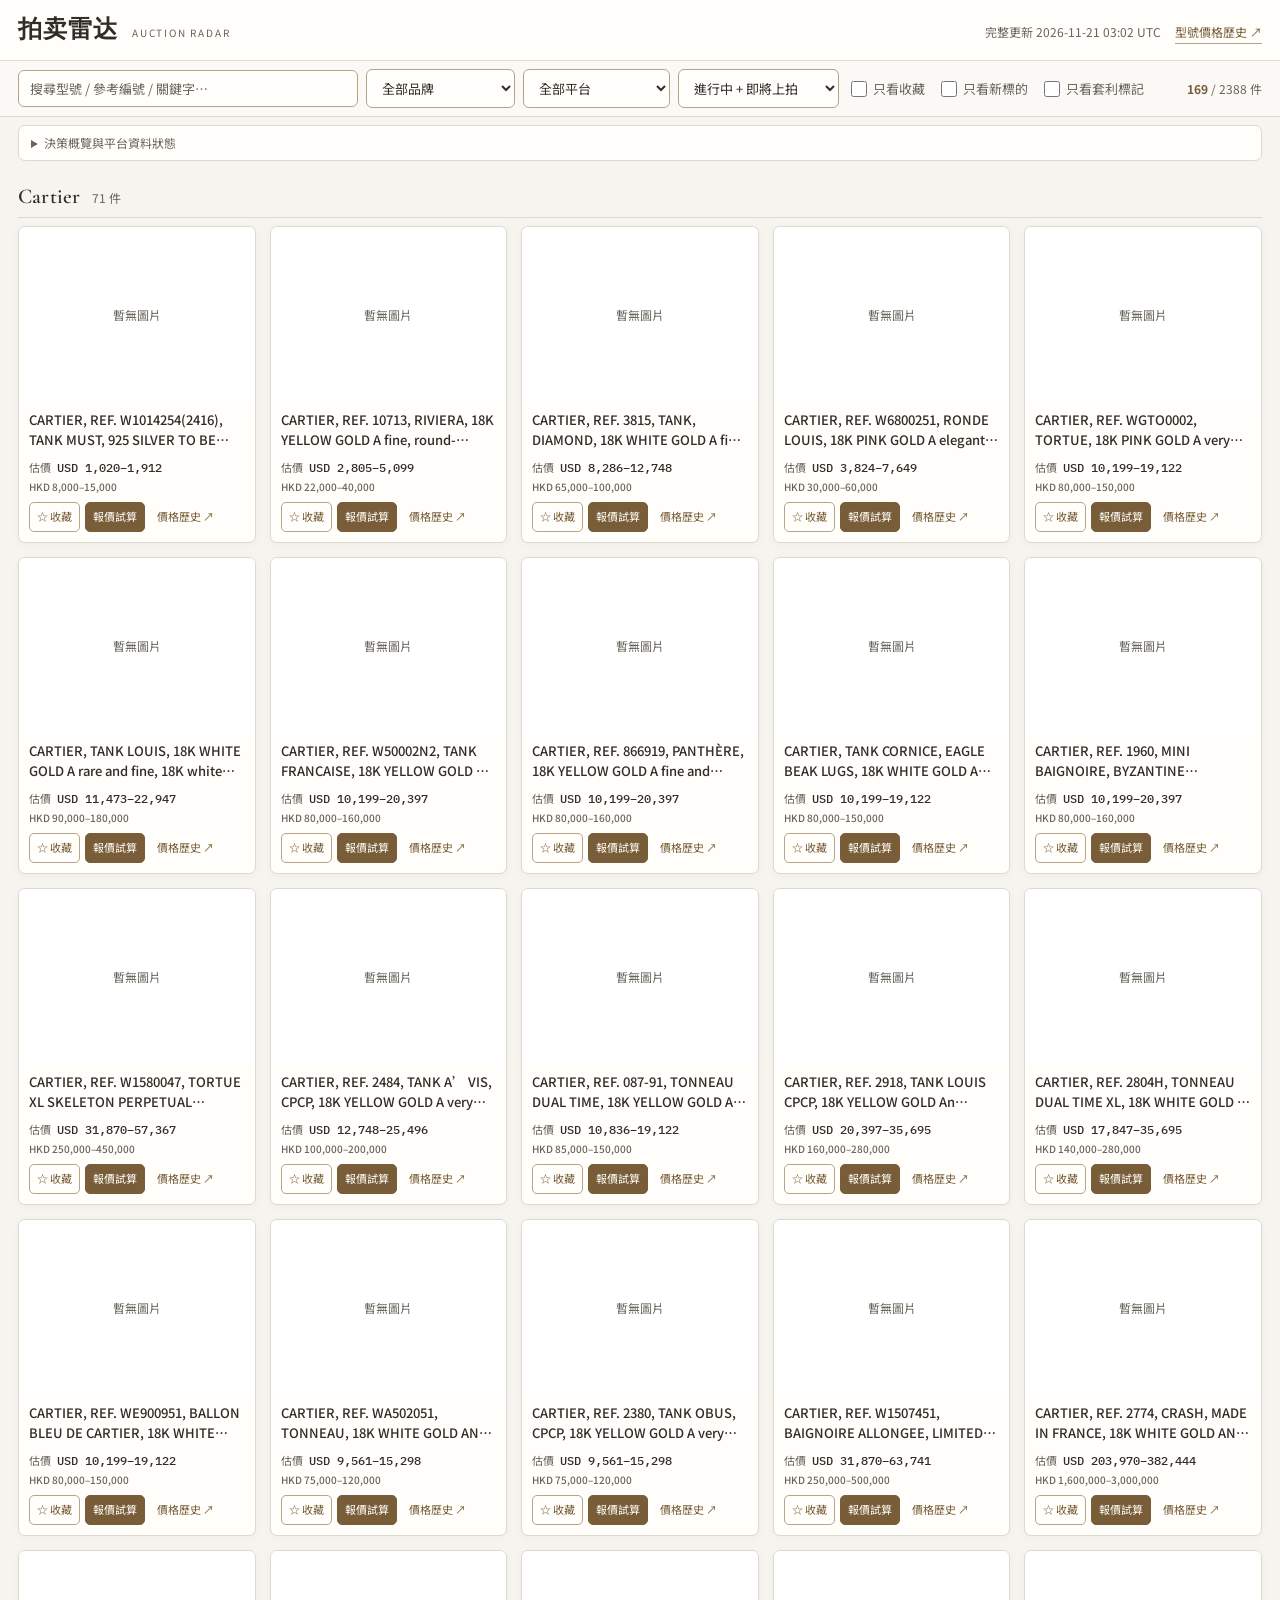
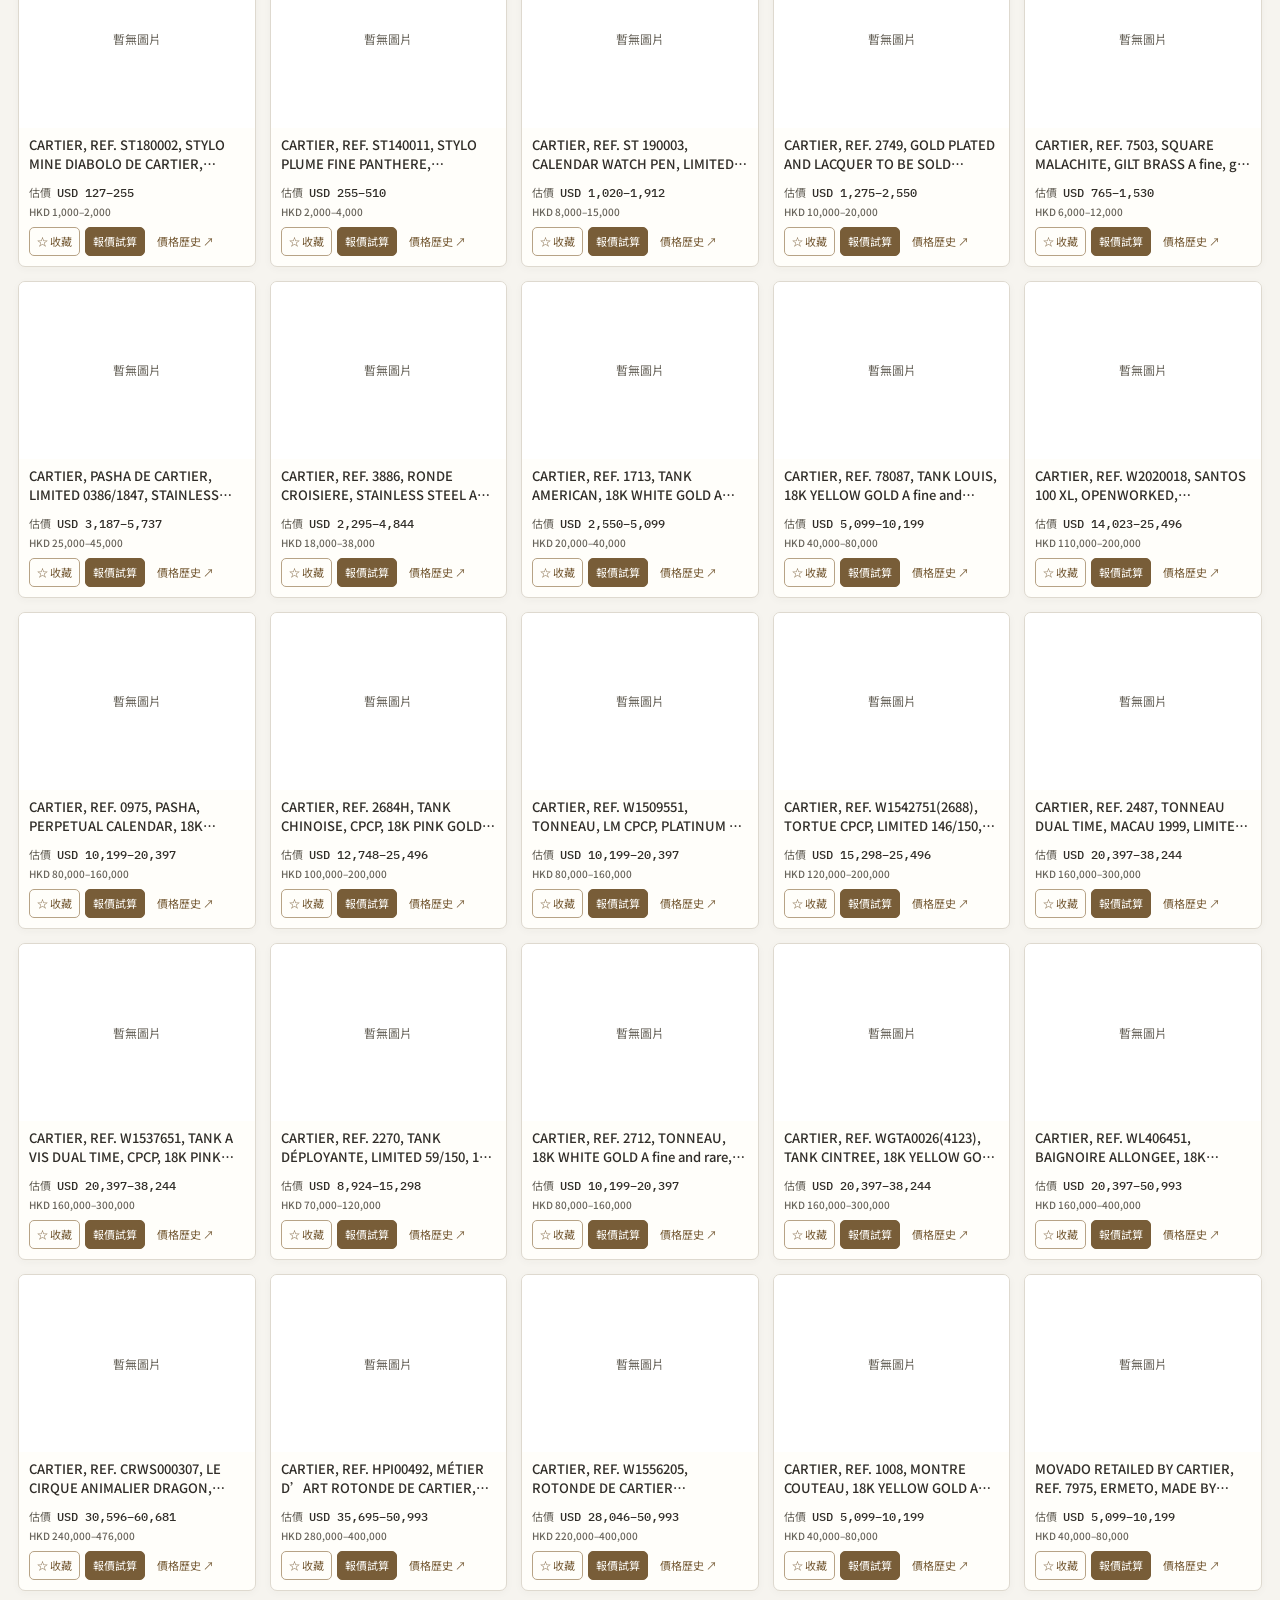
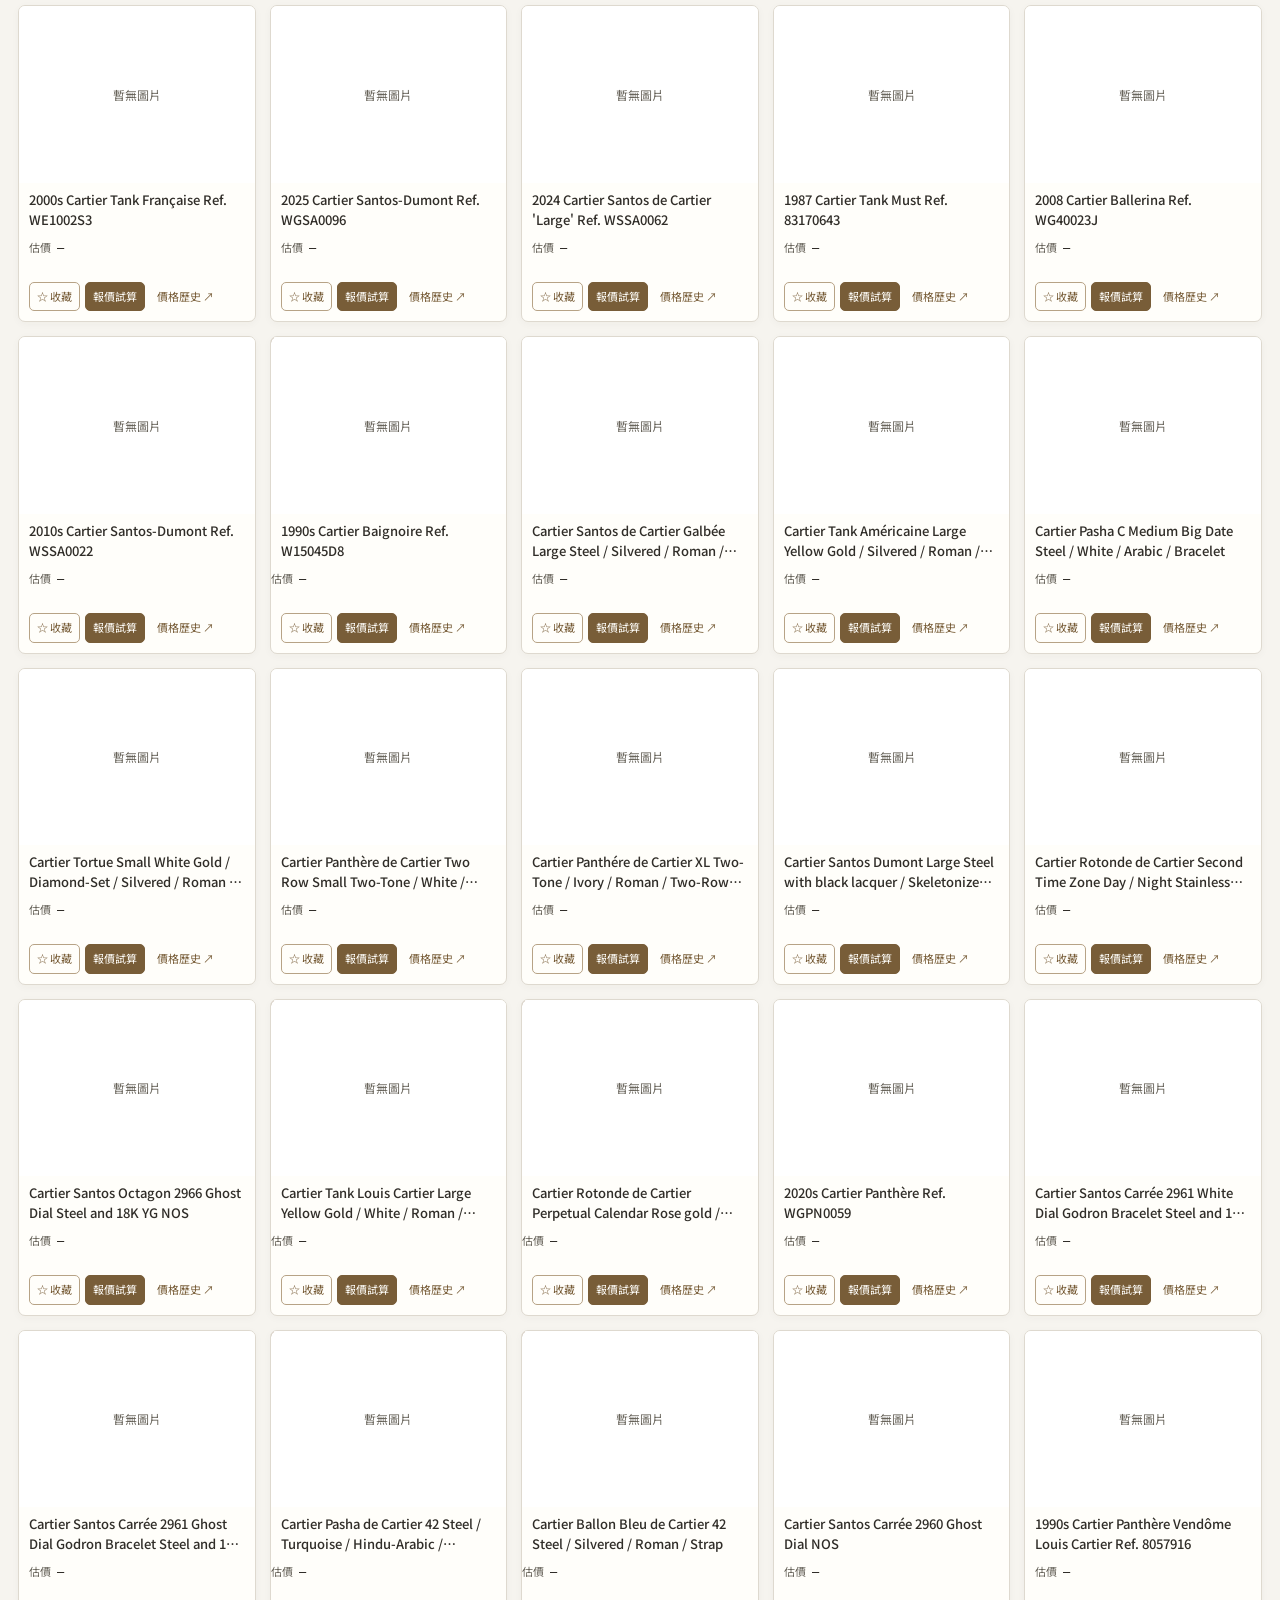
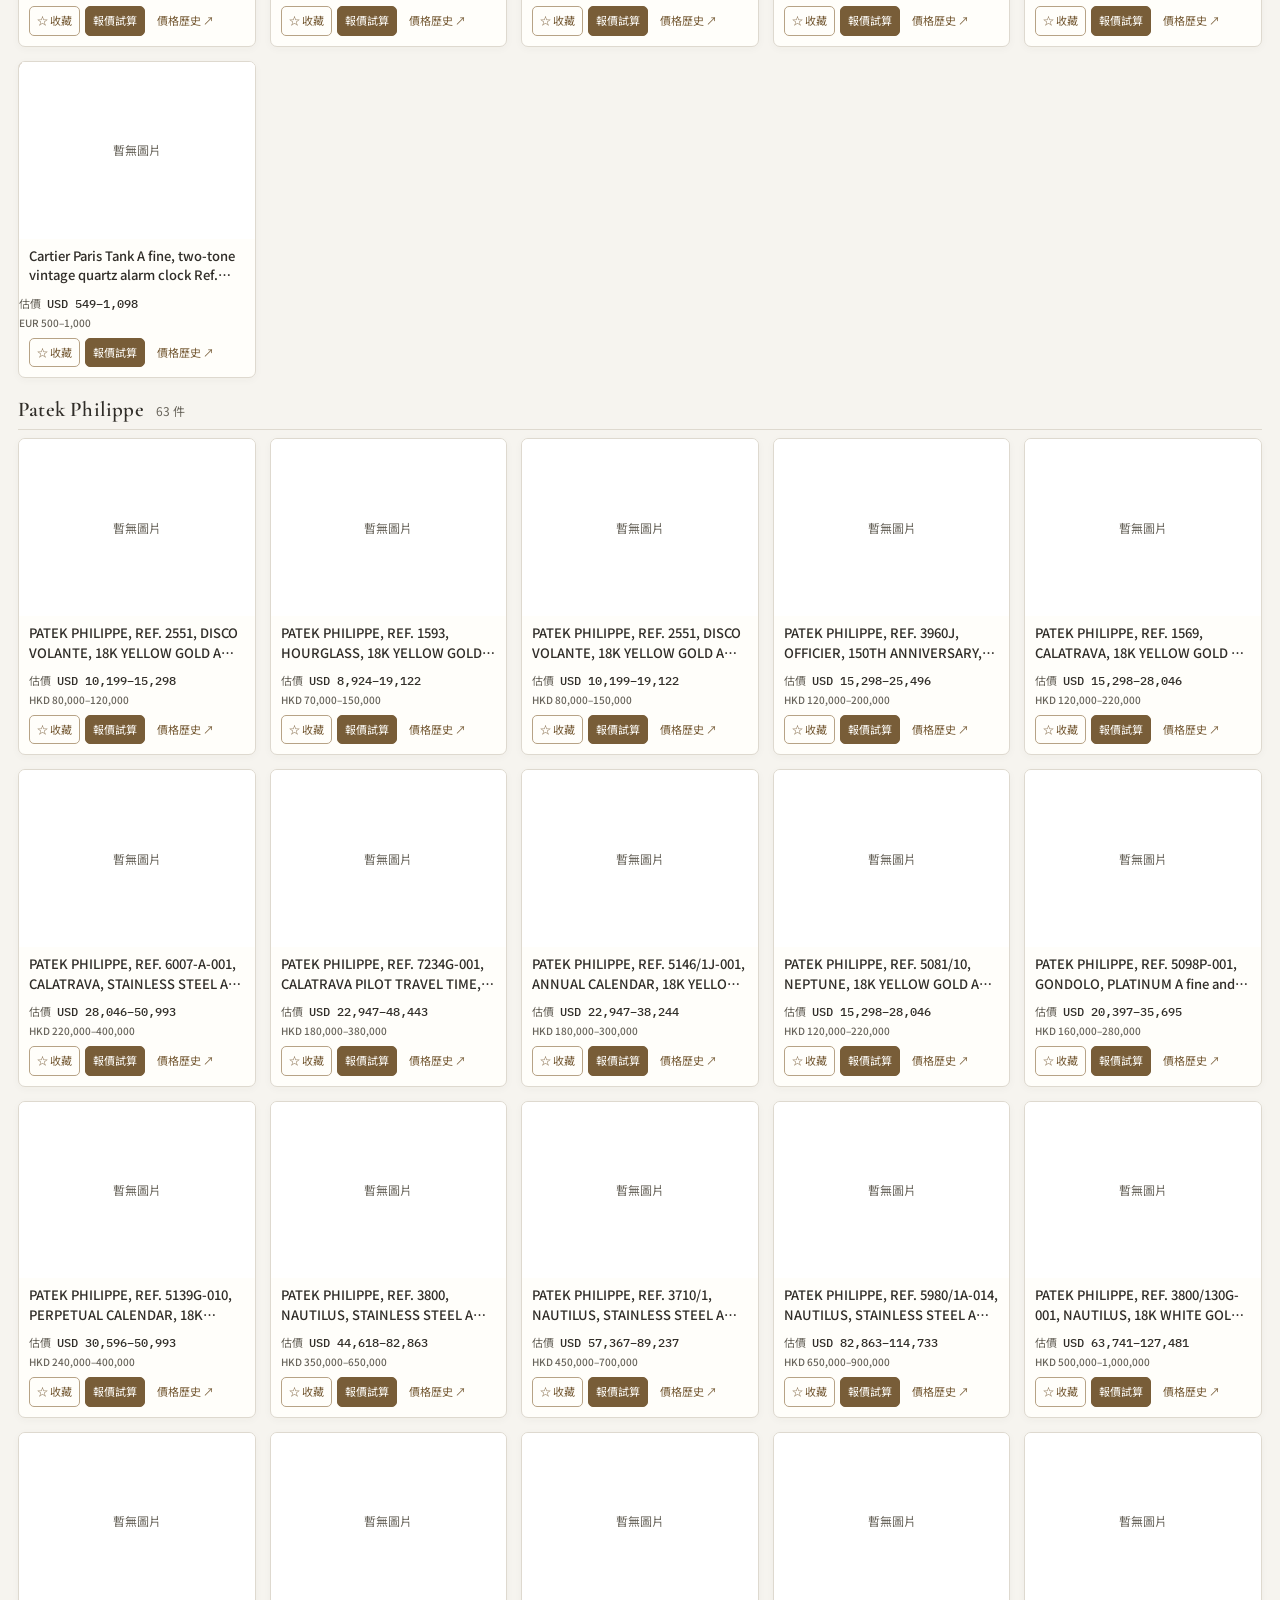
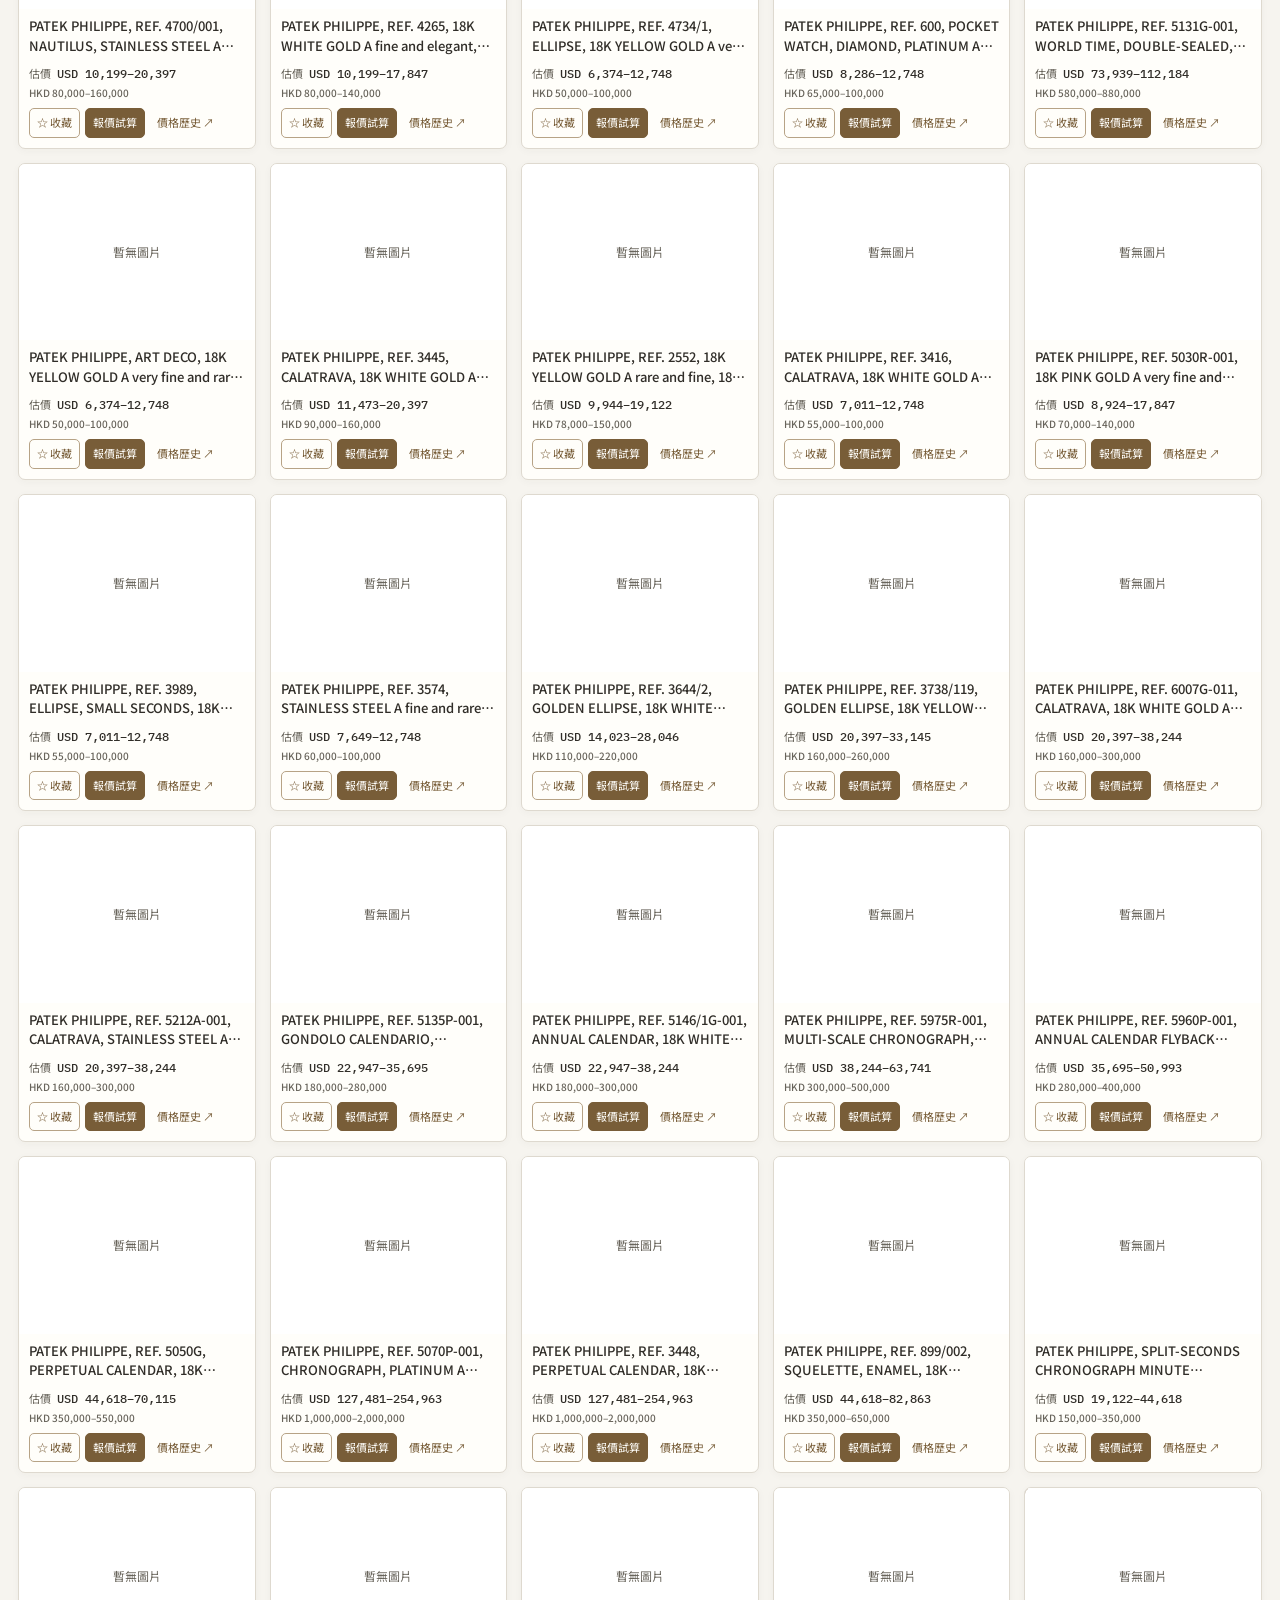
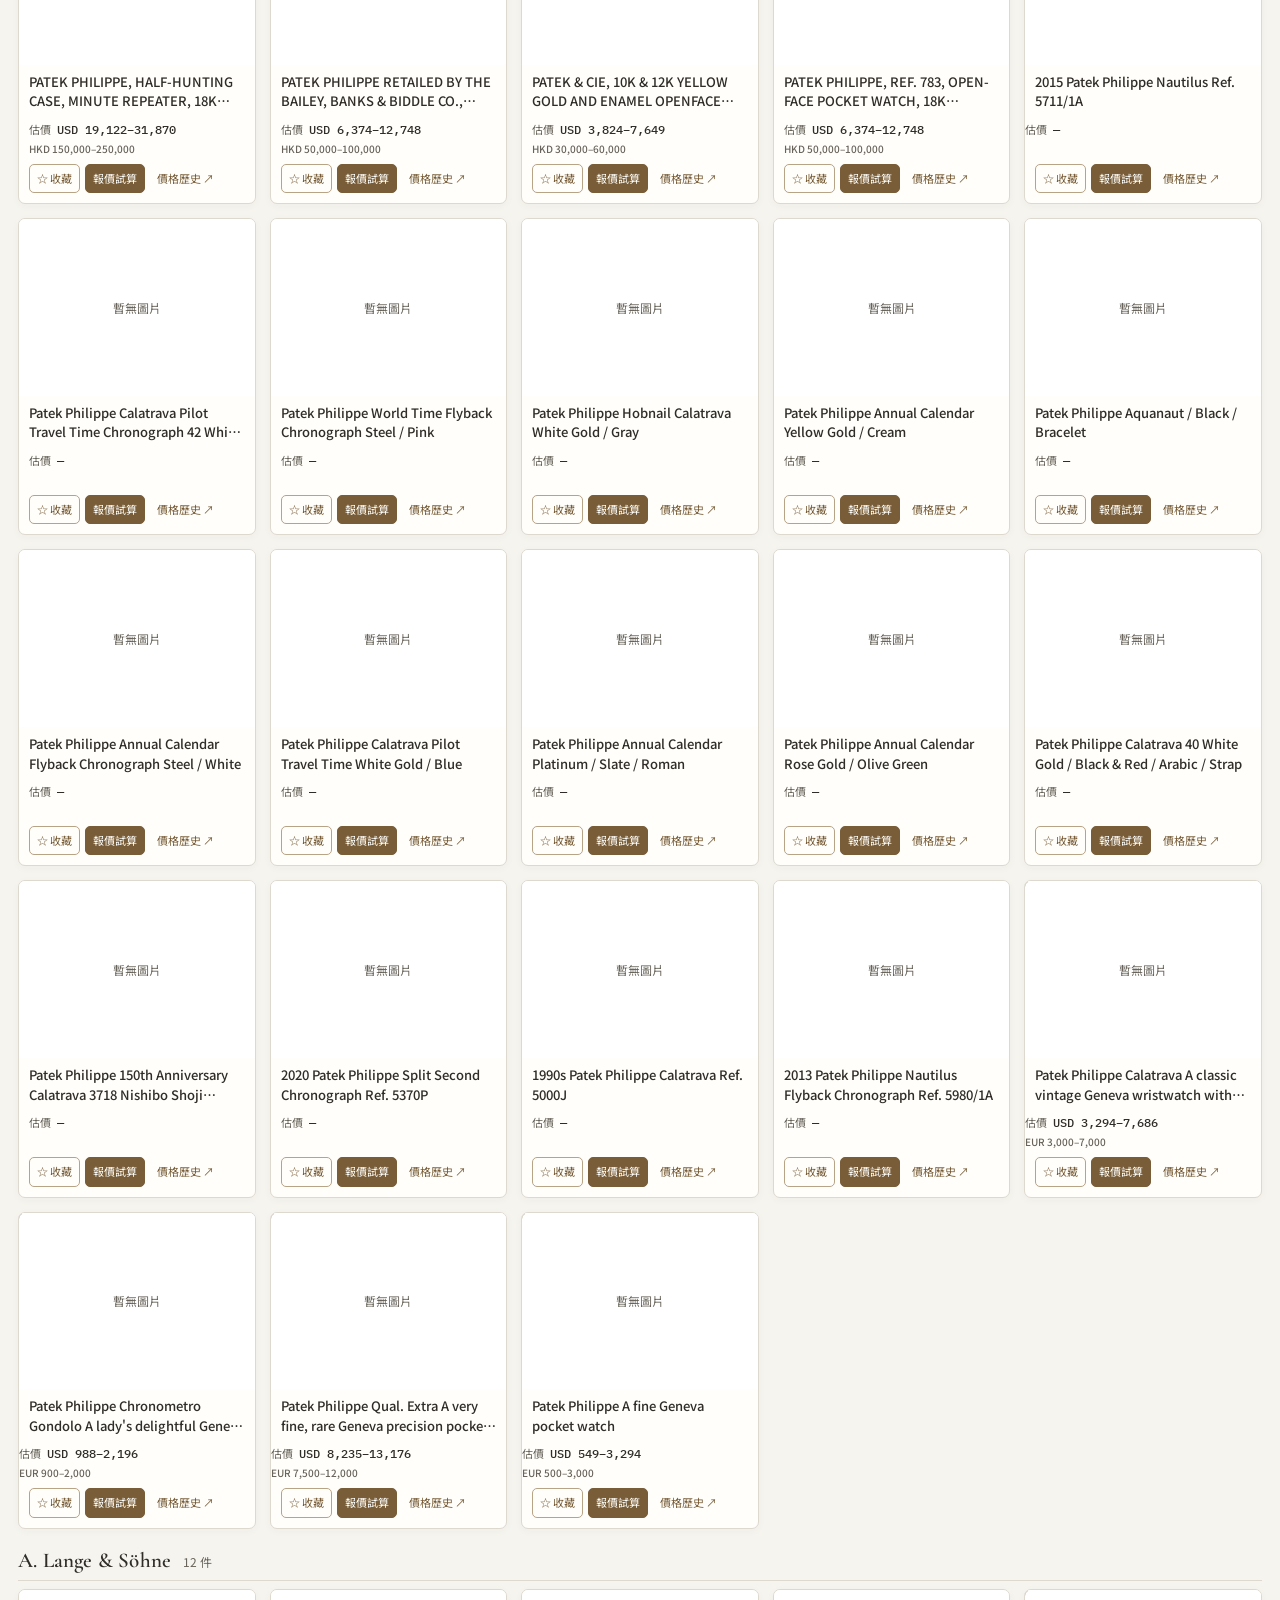
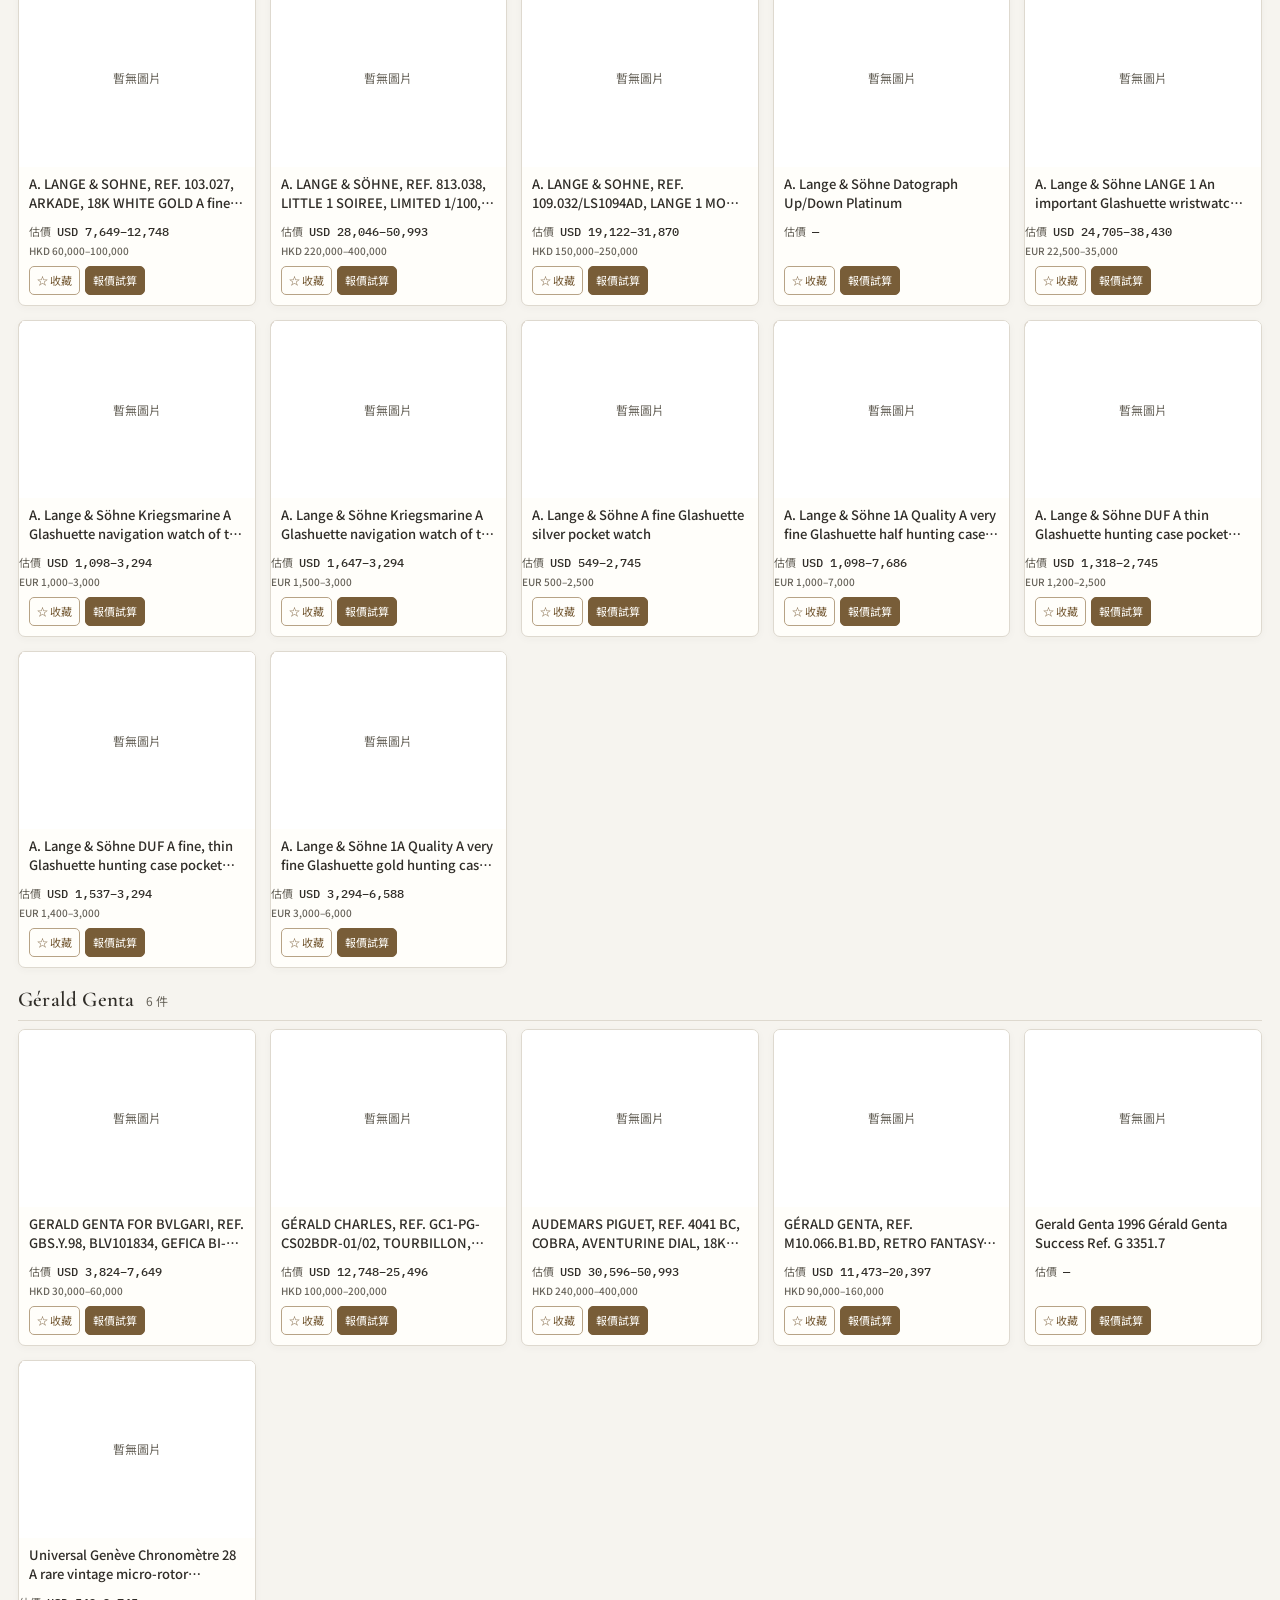
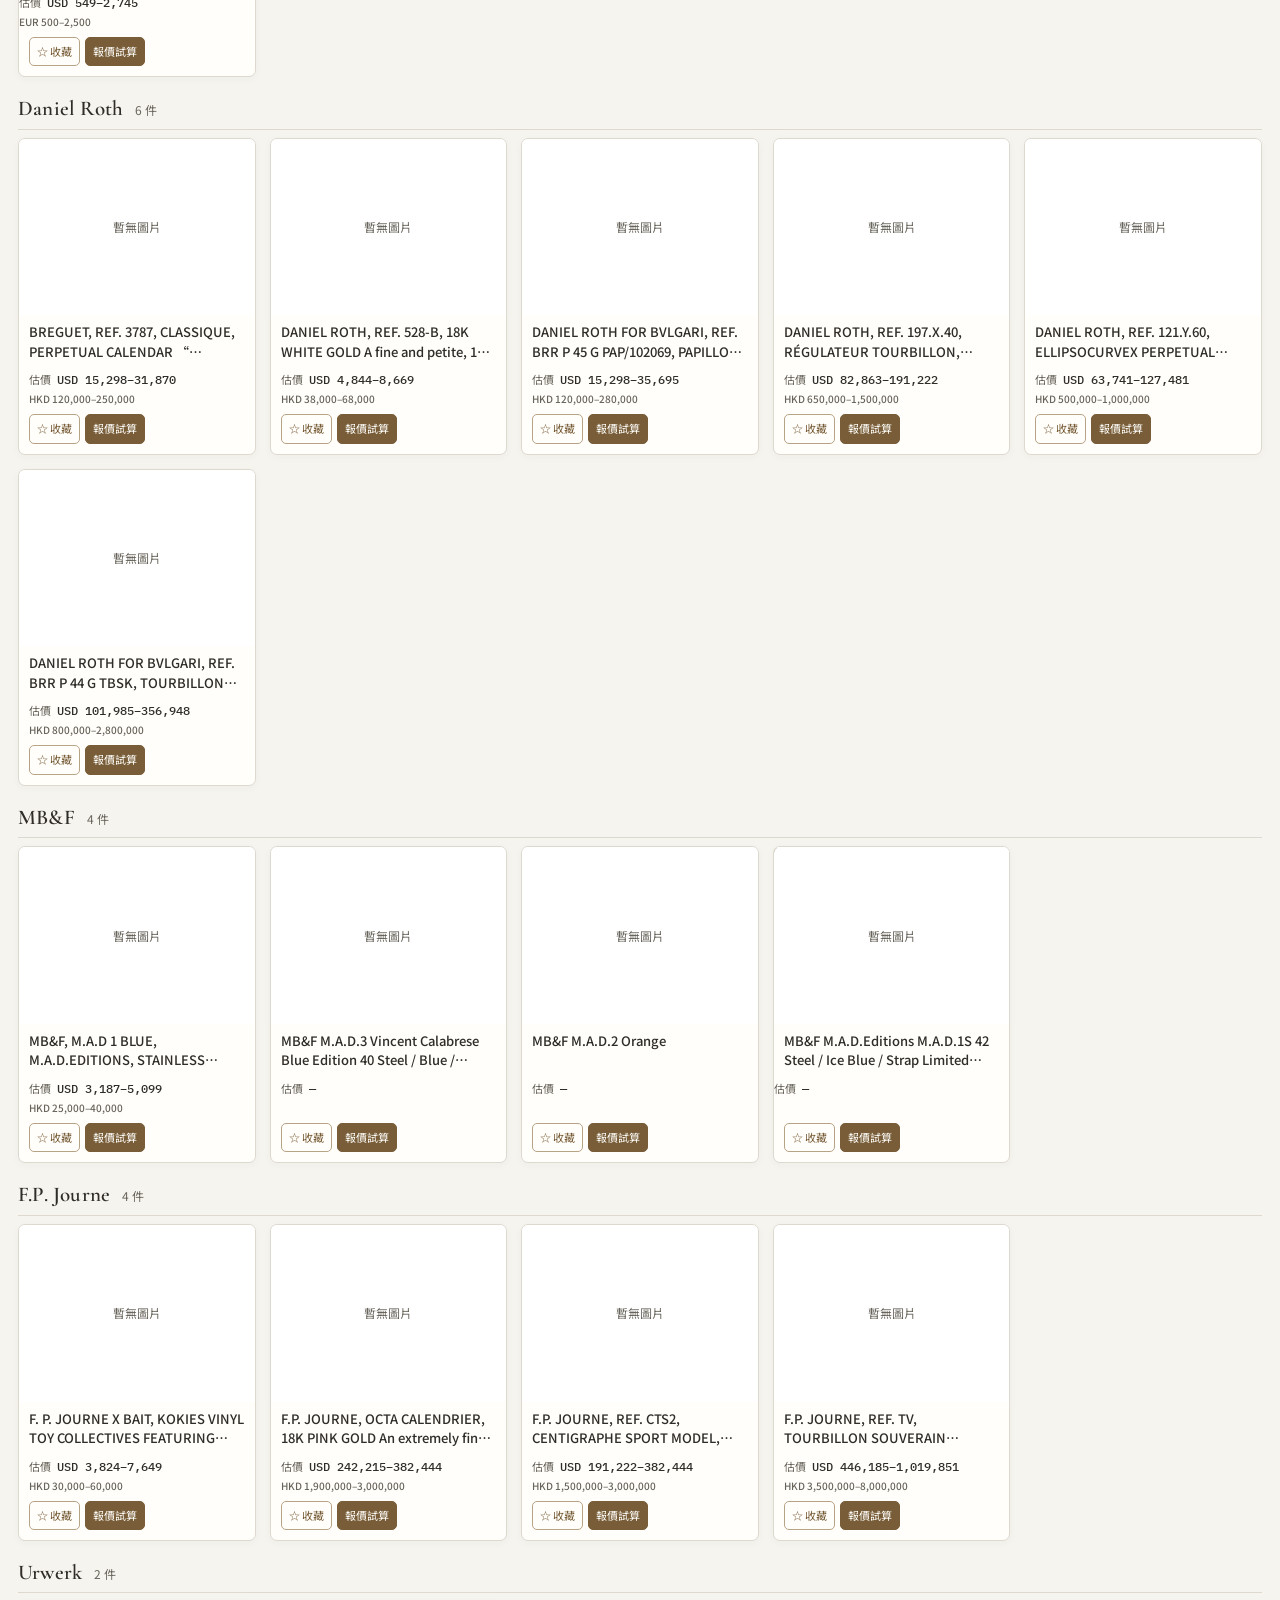
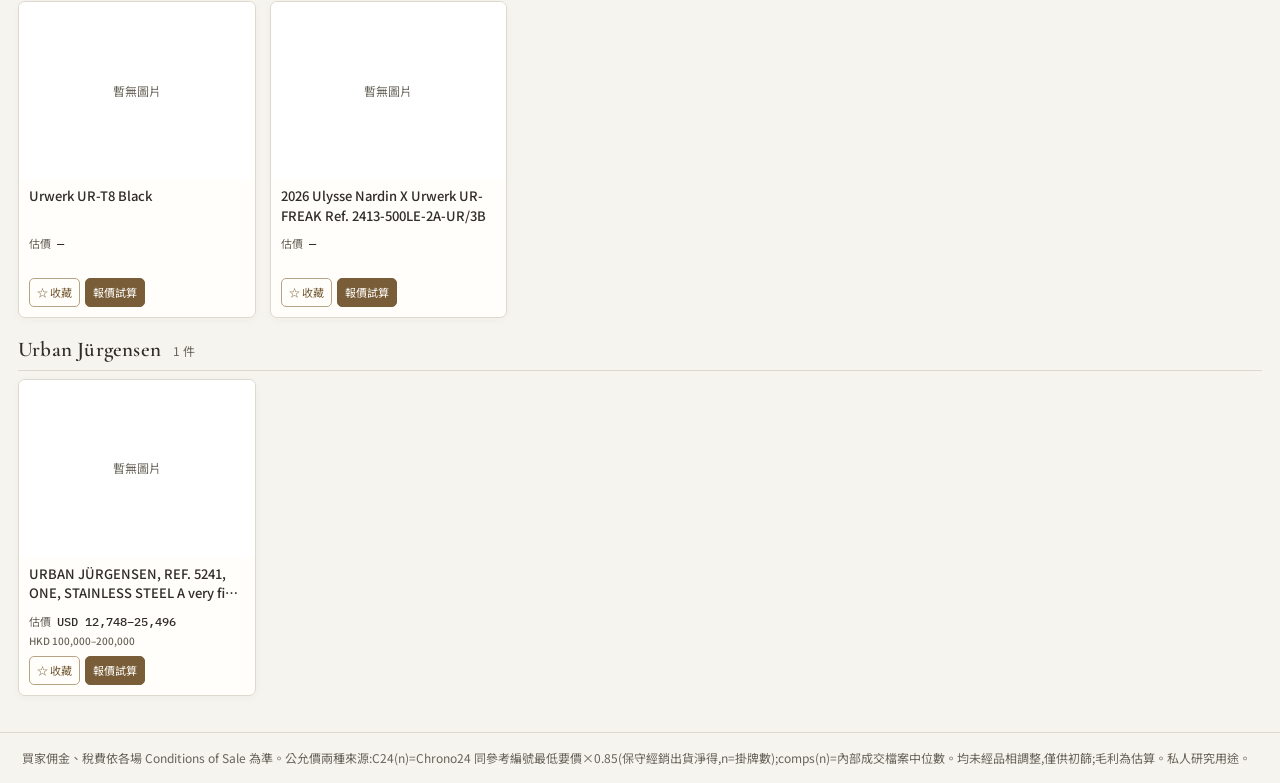
<file: docs/index.html>
<!DOCTYPE html>
<html lang="zh-Hant">
<head>
<meta charset="utf-8">
<meta name="viewport" content="width=device-width, initial-scale=1">
<title>拍卖雷达</title>
<link rel="preconnect" href="https://fonts.googleapis.com">
<link href="https://fonts.googleapis.com/css2?family=Cormorant+Garamond:wght@500;600&family=IBM+Plex+Mono:wght@400;500&family=Noto+Sans+TC:wght@400;500;700&display=swap" rel="stylesheet">
<link rel="stylesheet" href="theme.css">
<style>
*{box-sizing:border-box;margin:0;padding:0}
html{overflow-x:hidden}
body{background:var(--ink);color:var(--text);font-family:"Noto Sans TC",system-ui,sans-serif;font-size:14px;line-height:1.5;overflow-x:hidden}
.mono{font-family:"IBM Plex Mono",monospace;font-variant-numeric:tabular-nums}

header{padding:26px 22px 18px;border-bottom:1px solid var(--line)}
.masthead{display:flex;align-items:baseline;gap:14px;flex-wrap:wrap;max-width:1400px;margin:0 auto}
h1{font-family:"Cormorant Garamond",serif;font-size:30px;font-weight:600;letter-spacing:.5px;color:var(--gold)}
.masthead .en{color:var(--muted);font-size:12px;letter-spacing:2.5px;text-transform:uppercase}
.updated{margin-left:auto;color:var(--muted);font-size:12px}

.controls{position:sticky;top:0;z-index:10;background:var(--toolbar);backdrop-filter:blur(6px);border-bottom:1px solid var(--line);padding:12px 22px}
.controls-inner{max-width:1400px;margin:0 auto;display:flex;gap:10px;flex-wrap:wrap;align-items:center}
input[type=text],select{background:var(--panel2);color:var(--text);border:1px solid var(--line);padding:8px 11px;border-radius:8px;font-size:13px;font-family:inherit;max-width:100%}
input[type=text]{min-width:220px;flex:1;max-width:340px}
input[type=text]:focus,select:focus{outline:2px solid var(--gold-dim);outline-offset:0}
.toggle{display:flex;align-items:center;gap:6px;color:var(--muted);cursor:pointer;font-size:13px;user-select:none;padding:8px 4px}
.toggle input{accent-color:var(--gold);width:16px;height:16px}
.stats{margin-left:auto;color:var(--muted);font-size:12px}
.stats b{color:var(--gold)}

main{max-width:1400px;margin:0 auto;padding:10px 22px 70px}
.brand-head{display:flex;align-items:baseline;gap:12px;margin:30px 0 8px;border-bottom:1px solid var(--line);padding-bottom:6px}
.brand-head h2{font-family:"Cormorant Garamond",serif;font-size:24px;font-weight:600;color:var(--text)}
.brand-head .n{color:var(--muted);font-size:12px}

/* ---- data table (desktop: CSS table layout) ---- */
.tbl{display:table;width:100%;border-collapse:collapse}
.thead{display:table-header-group}
.trow{display:table-row}
.lot{display:table-row}
.cell{display:table-cell;padding:9px 10px;border-bottom:1px solid #1b222c;vertical-align:top}
.thead .cell{color:var(--muted);font-weight:500;font-size:11px;letter-spacing:1px;text-transform:uppercase;text-align:left;padding:8px 10px;border-bottom:1px solid var(--line);white-space:nowrap}
.lot:hover .cell{background:var(--panel)}
.lot.newlot .cell{background:rgba(201,169,97,.07)}
.lot.newlot .cell.c-img{box-shadow:inset 3px 0 0 var(--gold)}
.cell.c-img{width:116px}
.cell.c-status{width:110px}
.cell.c-date{width:100px}
.cell.num,.thead .cell.num{text-align:right}
.cell .lbl{display:none}
.title-cell a{color:var(--text);text-decoration:none}
.title-cell a:hover{color:var(--gold)}
.sub{color:var(--muted);font-size:12px;margin-top:2px}
.chip{display:inline-block;font-size:11px;padding:1px 8px;border-radius:10px;border:1px solid var(--line);color:var(--muted);white-space:nowrap}
.chip.live{color:var(--green);border-color:#245239}
.chip.live::before{content:"";display:inline-block;width:6px;height:6px;border-radius:50%;background:var(--green);margin-right:5px;animation:pulse 1.6s infinite}
.chip.past{color:var(--muted)}
.chip.up{color:var(--blue);border-color:#2b4258}
.chip.review{color:var(--red);border-color:#5a2e2e}
@keyframes pulse{0%,100%{opacity:1}50%{opacity:.35}}
.thumb{width:104px;height:104px;object-fit:cover;border-radius:10px;border:1px solid var(--line);display:block;background:var(--panel2)}
.thumb-empty{width:104px;height:104px;border-radius:10px;border:1px dashed var(--line)}
.lot:hover .thumb{border-color:var(--gold-dim)}
#peek{position:fixed;z-index:99;pointer-events:none;display:none;background:var(--panel);border:1px solid var(--gold-dim);border-radius:12px;padding:6px;box-shadow:0 12px 40px rgba(0,0,0,.6)}
#peek img{display:block;max-width:420px;max-height:420px;border-radius:8px}
.sold{color:var(--gold)}
.margin-pos{color:var(--green);font-weight:600}
.val-sub{display:block;font-size:10px;color:var(--muted);margin-top:1px;font-family:"Noto Sans TC",system-ui,sans-serif}
.empty{padding:60px 0;text-align:center;color:var(--muted)}
footer{border-top:1px solid var(--line);color:var(--muted);font-size:12px;padding:16px 22px;max-width:1400px;margin:0 auto}

/* ---- mobile: card layout, zero horizontal scroll ---- */
@media (max-width:760px){
  body{font-size:13px}
  header{padding:18px 16px 12px}
  .masthead{gap:8px}
  h1{font-size:23px}
  .masthead .en{font-size:10px;letter-spacing:1.5px}
  .updated{margin-left:0;width:100%;font-size:11px}

  .controls{padding:10px 14px}
  .controls-inner{gap:8px}
  input[type=text]{flex:1 1 100%;min-width:0;max-width:none;padding:10px 12px;font-size:16px} /* 16px 防止 iOS 聚焦自動縮放 */
  select{flex:1 1 0;min-width:0;padding:9px 8px;font-size:13px}
  .toggle{padding:6px 4px 6px 0}
  .stats{width:100%;margin-left:0;text-align:right}

  main{padding:8px 14px 60px}
  .brand-head{margin:22px 0 10px}
  .brand-head h2{font-size:20px}

  .thead{display:none}
  .tbl,.lot,.cell{display:block}
  .lot{
    display:grid;grid-template-columns:88px minmax(0,1fr);column-gap:12px;row-gap:4px;align-items:start;
    background:var(--panel);border:1px solid var(--line);border-radius:12px;padding:12px;margin-bottom:12px;
  }
  .lot.newlot{border-color:var(--gold-dim)}
  .lot.newlot .cell.c-img{box-shadow:none}
  .lot:hover .cell{background:transparent}
  .cell{padding:0;border:none}
  .cell.c-img{grid-column:1;grid-row:1/span 3;width:auto}
  .thumb,.thumb-empty{width:88px;height:88px}
  .cell.c-status{grid-column:2;display:flex;gap:6px;flex-wrap:wrap;width:auto}
  .cell.c-title{grid-column:2;min-width:0;overflow-wrap:anywhere}
  .cell.c-platform{grid-column:2;font-size:11px;color:var(--muted);overflow-wrap:anywhere}
  .cell.c-platform .sub{display:inline;font-size:11px;margin-top:0}
  .cell.c-platform .sub::before{content:" · "}
  .cell.c-date,.cell.c-est,.cell.c-price,.cell.c-fv,.cell.c-margin{
    grid-column:1/-1;display:flex;justify-content:space-between;align-items:baseline;gap:12px;
    padding:6px 0;border-top:1px solid #222b36;text-align:right;width:auto;
  }
  .cell.c-date{margin-top:6px}
  .lot.st-upcoming .cell.c-price{display:none}
  .cell .lbl{display:inline;color:var(--muted);font-size:11px;letter-spacing:.5px;text-align:left;white-space:nowrap}
  .cell .val{min-width:0;overflow-wrap:anywhere}
  .cell.c-date .val{white-space:nowrap}
  .cell.c-fv .sub{font-size:10px;margin-top:0}
  .m-lot{display:none}
  #peek{display:none !important}
  footer{padding:14px 16px;font-size:11px;line-height:1.6}
}
@media (prefers-reduced-motion: reduce){.chip.live::before{animation:none}}
.decision{max-width:1400px;margin:20px auto 0;padding:18px 22px;background:var(--panel);border:1px solid var(--line);border-radius:12px}
.decision p{margin-top:8px}.decision a{color:var(--gold)}#health{margin-top:12px;overflow-wrap:anywhere}summary{cursor:pointer}
button{background:var(--panel2);color:var(--gold);border:1px solid var(--gold-dim);border-radius:7px;padding:7px 10px;cursor:pointer;font:inherit}button:focus-visible{outline:2px solid var(--gold)}
.actions{display:flex;flex-wrap:wrap;gap:6px;margin-top:8px}.actions button{font-size:12px}
dialog{margin:auto;background:var(--panel);color:var(--text);border:1px solid var(--gold-dim);border-radius:14px;padding:22px;width:min(620px,94vw);max-height:90vh;overflow:auto}dialog::backdrop{background:#000b}dialog h2{margin:14px 0}#quoteFields{display:grid;grid-template-columns:repeat(2,minmax(0,1fr));gap:14px;margin:20px 0}#quoteFields label{display:grid;gap:6px;font-size:12px}#quoteFields input{width:100%;min-width:0;background:var(--ink);color:var(--text);padding:10px;border:1px solid var(--line);border-radius:6px;font-size:16px}#quoteResult{margin-top:18px;line-height:1.8}
@media(max-width:760px){.decision{margin:14px;padding:14px}.cell.c-date .val{white-space:normal}.controls{position:static}.controls select{flex:1 1 28%;min-width:90px}}
</style>
<link rel="stylesheet" href="cards.css">
</head>
<body>
<header>
  <div class="masthead">
    <h1>拍卖雷达</h1>
    <span class="en">Auction Radar</span>
    <span class="updated" id="updated"></span>
    <a href="history.html">型號價格歷史 ↗</a>
  </div>
</header>

<div class="controls">
  <div class="controls-inner">
    <input type="text" id="q" placeholder="搜尋型號 / 參考編號 / 關鍵字…" aria-label="搜尋">
    <select id="brand" aria-label="品牌"><option value="">全部品牌</option></select>
    <select id="platform" aria-label="平台"><option value="">全部平台</option></select>
    <select id="status" aria-label="狀態">
      <option value="active" selected>進行中 + 即將上拍</option>
      <option value="live">僅進行中(可出價)</option>
      <option value="past">已確認成交</option>
      <option value="unsold">流拍</option><option value="withdrawn">撤拍</option>
      <option value="ended">已結束／結果待確認</option>
      <option value="unknown">狀態未知</option><option value="stale">未更新／待核實</option>
      <option value="">全部</option>
    </select>
    <label class="toggle"><input type="checkbox" id="favoritesOnly">只看收藏</label>
    <label class="toggle"><input type="checkbox" id="newOnly">只看新標的</label>
    <label class="toggle"><input type="checkbox" id="flagOnly">只看套利標記</label>
    <span class="stats" id="stats"></span>
  </div>
</div>

<details class="decision"><summary>決策概覽與平台資料狀態</summary><div id="overview"></div><details id="health"></details><p id="privacyNotice" class="sub" role="status"></p></details>
<main id="main"></main>
<dialog id="quoteDialog" aria-labelledby="quoteTitle"><button id="quoteClose" type="button">關閉</button><h2 id="quoteTitle"></h2><p id="quoteContext" class="sub"></p><form id="quoteForm"><div id="quoteFields"></div><button type="submit">計算並儲存於本機</button></form><p id="quoteResult" role="status"></p></dialog>

<footer>
  買家佣金、稅費依各場 Conditions of Sale 為準。公允價兩種來源:C24(n)=Chrono24 同參考編號最低要價×0.85(保守經銷出貨淨得,n=掛牌數);comps(n)=內部成交檔案中位數。均未經品相調整,僅供初篩;毛利為估算。私人研究用途。
</footer>

<script src="decision.js"></script>
<script>
let LOTS=[], META=null;
const $=id=>document.getElementById(id);
const fmt=(n)=>n==null?'—':Number(n).toLocaleString('en-US',{maximumFractionDigits:0});

async function load(){
  try{
    const [lots,meta]=await Promise.all([
      fetch('lots.json?_='+Date.now()).then(r=>{if(!r.ok)throw new Error('HTTP '+r.status);return r.json()}),
      fetch('meta.json?_='+Date.now()).then(r=>r.json()).catch(()=>null)
    ]);
    if (!Array.isArray(lots)) throw new Error("Invalid lots");
    LOTS=lots; META=meta;
    if(meta&&meta.updated_at) $('updated').textContent='完整更新 '+meta.updated_at.slice(0,16).replace('T',' ')+' UTC' + (meta.partial_updated_at ? ' · 部分市場更新 '+meta.partial_updated_at.slice(0,16).replace('T',' ')+' UTC' : '');
    const bs=[...new Set(LOTS.map(l=>l.brand))].sort();
    const ps=[...new Set(LOTS.map(l=>l.platform))].sort();
    bs.forEach(b=>$('brand').add(new Option(b,b)));
    ps.forEach(p=>$('platform').add(new Option(p,p)));
    render();
  }catch(e){
    $('main').innerHTML='<div class="empty">無法載入 lots.json — 請先執行 build.py 產生資料。</div>';
  }
}

function imgUrl(l,w){
  const u=l.image_url||'';
  if(!u)return u;
  if(l.platform==='Phillips'){const b=u.split('?')[0];return b+'?fit=bounds&width='+w+'&optimize=medium';}
  return u; // Bezel/Loupe This originals are already large; Antiquorum only serves medium
}
function statusChip(l){
  if(l.data_stale) return '<span class="chip review">未更新／待核實</span>';
  const labels={live:'進行中',upcoming:'即將上拍',past:'已成交',unsold:'流拍',withdrawn:'撤拍',ended:'已結束／結果待確認',unknown:'狀態未知'};
  const cls=l.status==='live'?'live':l.status==='upcoming'?'up':'past';
  return `<span class="chip ${cls}">${labels[l.status]||'狀態未知'}</span>`;
}

function render(){
  renderOverview(META);
  const q=$('q').value.trim().toLowerCase();
  const rows=LOTS.filter(l=>{
    if($('brand').value&&l.brand!==$('brand').value)return false;
    if($('platform').value&&l.platform!==$('platform').value)return false;
    const st=$('status').value;
    if(st==='active'&&!isActive(l))return false;
    if(st==='stale'&&!l.data_stale)return false;
    if(st && !['active','stale'].includes(st) && (l.status!==st || l.data_stale))return false;
    if($('favoritesOnly').checked&&!privateState.favorites.includes(l.lot_id))return false;
    if($('newOnly').checked&&!l.is_new)return false;
    if($('flagOnly').checked&&(!l.arb_flag||!actionable(l)))return false;
    if(q&&!((l.title_raw||'')+' '+(l.auction_name||'')).toLowerCase().includes(q))return false;
    return true;
  });
  $('stats').innerHTML=`<b>${rows.length}</b> / ${LOTS.length} 件`;

  // group by brand, whitelist-priority order
  const groups={};
  rows.forEach(l=>{(groups[l.brand]=groups[l.brand]||[]).push(l)});
  const order=Object.keys(groups).sort((a,b)=>groups[b].length-groups[a].length);

  let html='';
  for(const b of order){
    const g=groups[b].sort((x,y)=>Number(!isActive(x))-Number(!isActive(y))||(x.auction_date||'').localeCompare(y.auction_date||''));
    html+=`<div class="brand-head"><h2>${esc(b)}</h2><span class="n">${g.length} 件</span></div>
    <div class="tbl"><div class="thead"><div class="trow">
      <div class="cell c-img">圖</div>
      <div class="cell c-status">狀態</div><div class="cell c-title">拍品</div><div class="cell c-platform">平台 / 場次</div>
      <div class="cell c-date">日期</div>
      <div class="cell c-est num">估價</div>
      <div class="cell c-price num">現價 / 成交</div><div class="cell c-fv num">公允 USD</div><div class="cell c-margin num">毛利%</div>
    </div></div>`;
    for(const l of g){
      let est='—',estSub='';
      if(l.estimate_low){
        const native=`${esc(l.estimate_currency)} ${fmt(l.estimate_low)}–${fmt(l.estimate_high)}`;
        if(l.estimate_currency&&l.estimate_currency!=='USD'&&l.estimate_low_usd!=null&&l.estimate_high_usd!=null){
          est=`USD ${fmt(l.estimate_low_usd)}–${fmt(l.estimate_high_usd)}`; // 每日 build 時以最新匯率換算
          estSub=native;
        }else est=native;
      }
      let px='—',cls='',pxSub='';
      if(l.current_bid!=null&&['live','upcoming'].includes(l.status)){
        const native=`${esc(l.estimate_currency||'幣種未提供')} ${fmt(l.current_bid)}`;
        if(l.estimate_currency&&l.estimate_currency!=='USD'&&l.current_bid_usd!=null){px=`USD ${fmt(l.current_bid_usd)}`;pxSub=native;}
        else px=native;
        cls='mono';
      }
      else if(l.sold_price!=null&&l.status==='past'){
        const native=`${esc(l.estimate_currency)} ${fmt(l.sold_price)}`;
        if(l.estimate_currency&&l.estimate_currency!=='USD'&&l.sold_usd!=null){px=`USD ${fmt(l.sold_usd)}`;pxSub=native;}
        else px=native;
        if(l.sold_price_basis==='hammer') pxSub=(pxSub?pxSub+' · ':'')+'落槌價（未含佣）';
        cls='mono sold';
      }
      const mr=actionable(l)&&l.arb_margin_pct!=null?`<span class="${l.arb_margin_pct>0?'margin-pos':''}">${l.arb_margin_pct}</span>`:'—';
      const fvSrc=l.fair_value_source?`<div class="sub">${esc(l.fair_value_source)}${l.c24_count?` · ${l.c24_count}掛牌`:''}</div>`:'';
      const fv=l.fair_value_usd!=null?`${fmt(l.fair_value_usd)}${fvSrc}`:'—';
      const pilot=l.scoring_enabled===false?' <span class="chip review">試接 · 不評分</span>':'';
      const rev=l.manual_review?' <span class="chip review">須人工核對</span>':'';
      const thumb=l.image_url
        ?`<a href="${safeUrl(l.source_url)}" target="_blank" rel="noopener"><img class="thumb" loading="lazy" src="${safeUrl(imgUrl(l,640))}" data-large="${safeUrl(imgUrl(l,800))}" alt="${esc(l.title_raw||'拍品圖片')}" onerror="this.parentElement.parentElement.innerHTML='<div class=&quot;thumb thumb-empty&quot;></div>'"></a>`
        :'<div class="thumb thumb-empty"></div>';
      html+=`<div class="lot st-${['live','past','upcoming','unsold','withdrawn','ended','unknown'].includes(l.status)?l.status:'unknown'}${l.is_new?' newlot':''}">
        <div class="cell c-img">${thumb}</div>
        <div class="cell c-status">${statusChip(l)}<div class="sub">${l.data_stale?'本次未取得，保留舊資料':isFresh(l)?'30 分鐘內核驗':'價格待刷新'}${l.data_stale?'<br>最後見於 '+esc(l.last_seen||'未知'):''}</div></div>
        <div class="cell c-title title-cell"><a href="${safeUrl(l.source_url)}" target="_blank" rel="noopener" title="${esc(l.title_raw||'')}">${esc(l.title_raw||'')}</a>${rev}${pilot}
          <div class="sub m-lot">Lot ${esc(l.lot_number||'—')}</div>
          <div class="actions"><button data-action="favorite" data-lot="${esc(l.lot_id)}" aria-pressed="${privateState.favorites.includes(l.lot_id)}">${privateState.favorites.includes(l.lot_id)?'★ 已收藏':'☆ 收藏'}</button><button data-action="quote" data-lot="${esc(l.lot_id)}">報價試算</button> ${historyLink(l)}</div></div>
        <div class="cell c-platform">${esc(l.platform)}${l.auction_name&&l.auction_name!==l.platform?`<div class="sub">${esc(l.auction_name)}</div>`:''}</div>
        <div class="cell c-date"><span class="lbl">日期</span><span class="val mono">${timing(l)}</span></div>
        <div class="cell c-est num"><span class="lbl">估價</span><span class="val mono">${est}${estSub?`<span class="val-sub">${estSub}</span>`:''}</span></div>
        <div class="cell c-price num"><span class="lbl">${l.status==='past'?(l.sold_price_basis==='hammer'?'落槌價':l.sold_price_basis==='all_in'?'含佣成交價':'成交價'):'現價'}</span><span class="val ${cls}">${px}${pxSub?`<span class="val-sub">${pxSub}</span>`:''}</span></div>
        <div class="cell c-fv num"><span class="lbl">公允 USD</span><span class="val mono">${fv}</span></div>
        <div class="cell c-margin num"><span class="lbl">毛利%</span><span class="val mono">${mr}</span></div>
      </div>`;
    }
    html+='</div>';
  }
  $('main').innerHTML=html||'<div class="empty">沒有符合條件的拍品。</div>';
}

['q','brand','platform','status','newOnly','flagOnly','favoritesOnly'].forEach(id=>$(id).addEventListener('input',render));
setupDecision();
load();

// hover zoom preview (desktop only)
if(matchMedia('(hover:hover) and (pointer:fine)').matches){
  const peek=document.createElement('div');peek.id='peek';peek.innerHTML='<img>';document.body.appendChild(peek);
  const peekImg=peek.querySelector('img');
  document.addEventListener('mouseover',e=>{
    const t=e.target.closest('.thumb');
    if(t&&t.dataset.large){peekImg.src=t.dataset.large;peek.style.display='block';}
  });
  document.addEventListener('mousemove',e=>{
    if(peek.style.display!=='block')return;
    const pad=18,w=peek.offsetWidth,hgt=peek.offsetHeight;
    let x=e.clientX+pad,y=e.clientY+pad;
    if(x+w>innerWidth)x=e.clientX-w-pad;
    if(y+hgt>innerHeight)y=Math.max(8,innerHeight-hgt-8);
    peek.style.left=x+'px';peek.style.top=y+'px';
  });
  document.addEventListener('mouseout',e=>{
    if(e.target.closest&&e.target.closest('.thumb'))peek.style.display='none';
  });
}
</script>
</body>
</html>
</file>
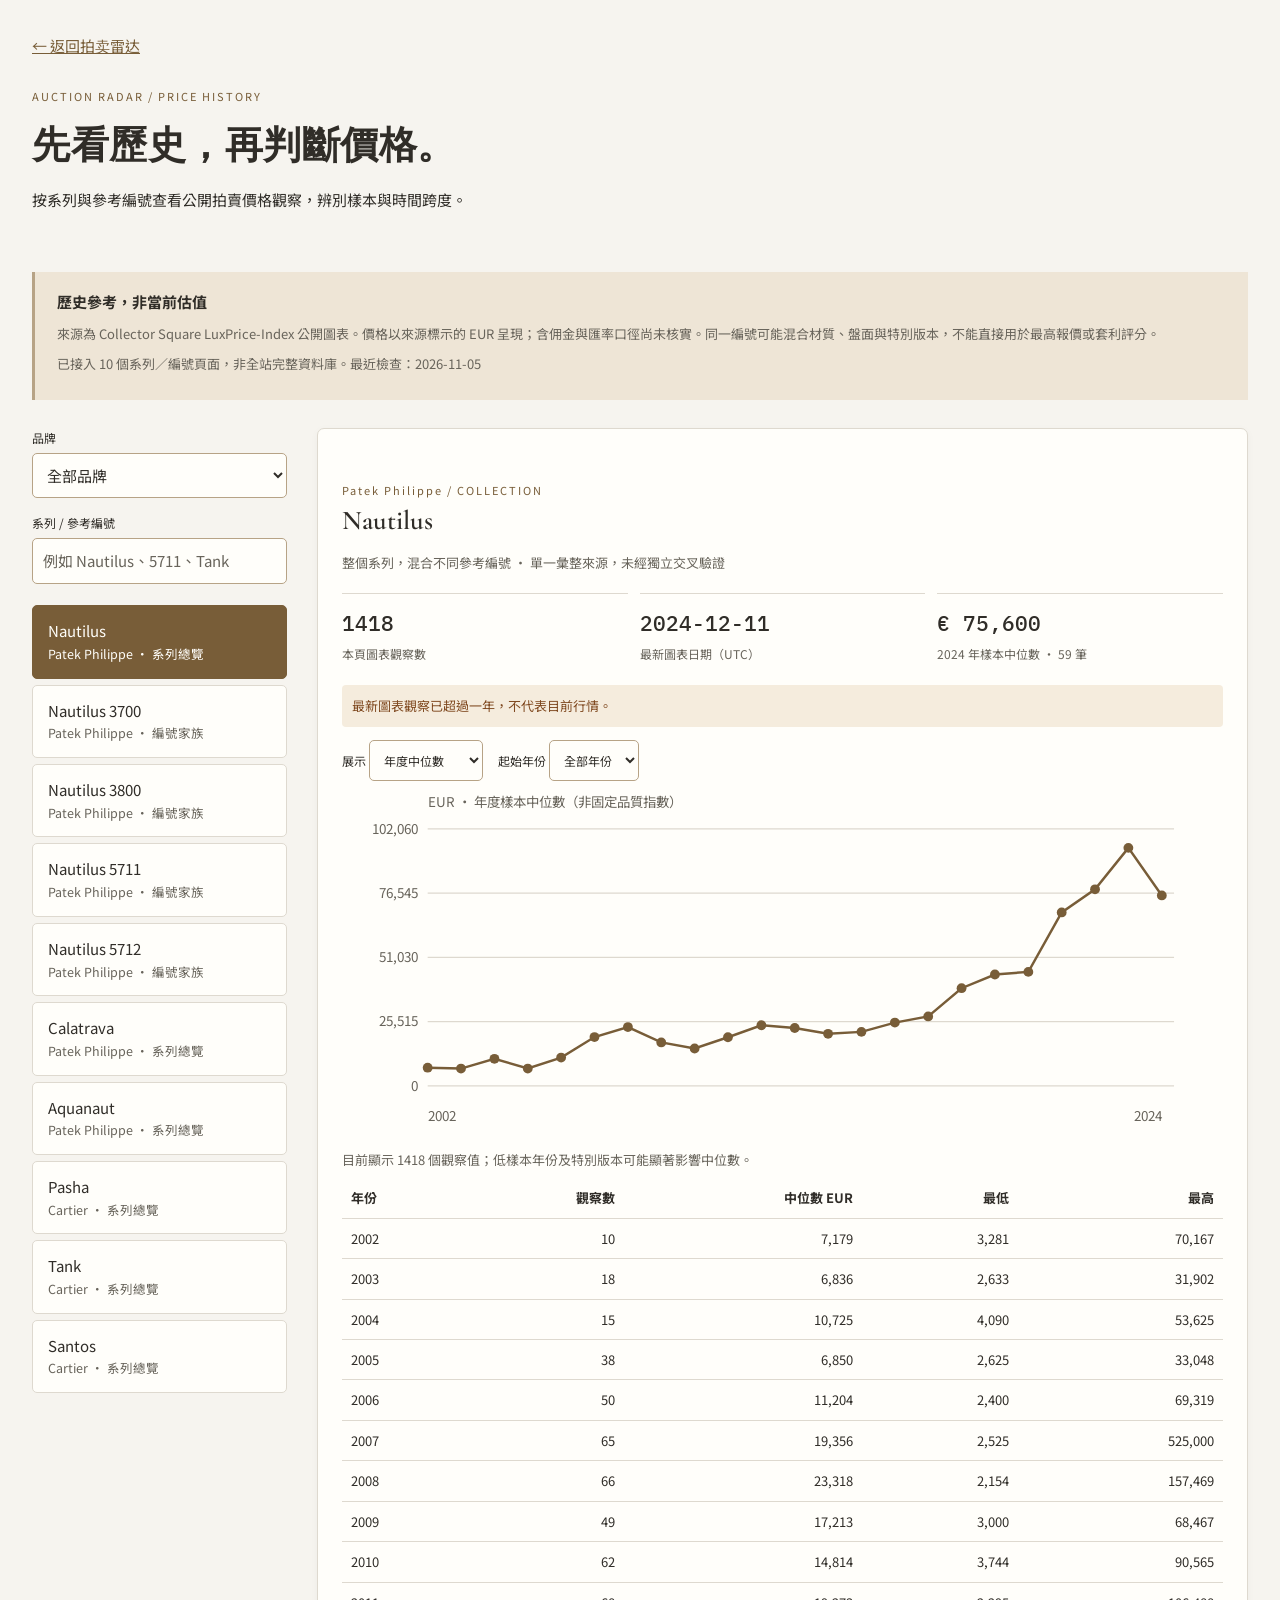
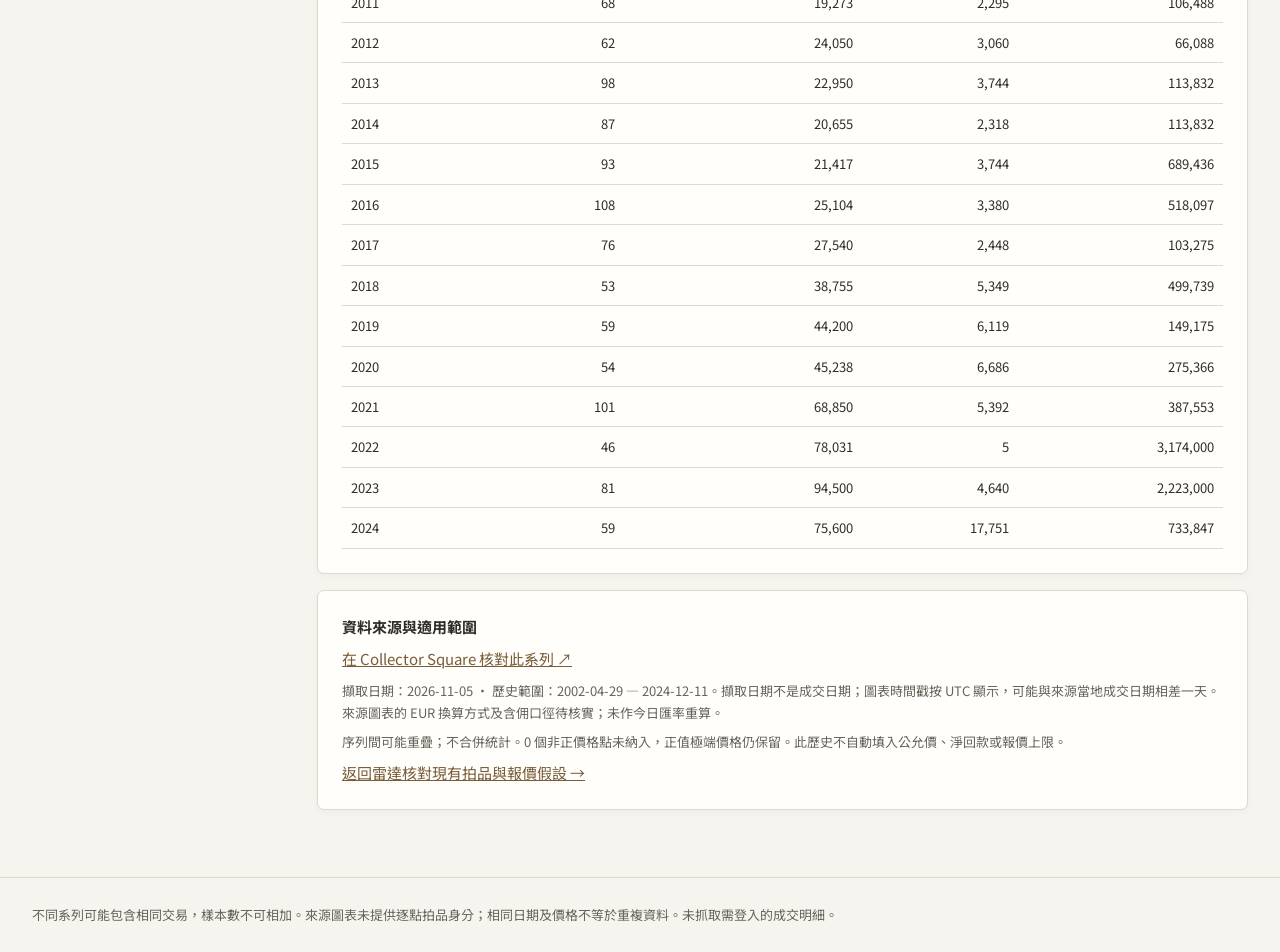
<file: docs/history.html>
<!doctype html>
<html lang="zh-Hant">
<head><meta charset="utf-8"><meta name="viewport" content="width=device-width, initial-scale=1"><title>型號價格歷史 · 拍卖雷达</title>
<link rel="preconnect" href="https://fonts.googleapis.com">
<link href="https://fonts.googleapis.com/css2?family=Cormorant+Garamond:wght@500;600&family=IBM+Plex+Mono:wght@400;500&family=Noto+Sans+TC:wght@400;500;700&display=swap" rel="stylesheet">
<link rel="stylesheet" href="theme.css"><link rel="stylesheet" href="history.css"></head>
<body>
<header><a href="index.html">← 返回拍卖雷达</a><p class="eyebrow">AUCTION RADAR / PRICE HISTORY</p><h1>先看歷史，再判斷價格。</h1><p>按系列與參考編號查看公開拍賣價格觀察，辨別樣本與時間跨度。</p></header>
<main>
<section class="notice"><b>歷史參考，非當前估值</b><p>來源為 Collector Square LuxPrice-Index 公開圖表。價格以來源標示的 EUR 呈現；含佣金與匯率口徑尚未核實。同一編號可能混合材質、盤面與特別版本，不能直接用於最高報價或套利評分。</p><p id="loadState" role="status">正在載入歷史資料…</p></section>
<div class="layout"><aside><label for="historyBrand">品牌</label><select id="historyBrand"><option value="">全部品牌</option></select><label for="historySearch">系列 / 參考編號</label><input id="historySearch" type="search" placeholder="例如 Nautilus、5711、Tank"><div id="seriesList" aria-label="歷史系列"></div></aside>
<section id="historyDetail" aria-live="polite"><p>選擇左側系列，查看歷史價格。</p></section></div>
</main><footer>不同系列可能包含相同交易，樣本數不可相加。來源圖表未提供逐點拍品身分；相同日期及價格不等於重複資料。未抓取需登入的成交明細。</footer>
<script src="history.js"></script></body></html>
</file>
<file: docs/theme.css>
/* Shared warm-paper palette for the radar and price-history explorer. */
:root{
  color-scheme:light;
  --ink:#f6f4ef;
  --panel:#fffefa;
  --panel2:#efede7;
  --line:#ded9cf;
  --text:#302d28;
  --muted:#68645b;
  --gold:#785d38;
  --gold-dim:#b7a386;
  --gold-soft:#eee5d6;
  --blue:#486575;
  --green:#386956;
  --red:#a64439;
  --toolbar:rgba(250,249,245,.96);
  --shadow:0 2px 8px rgba(65,49,27,.035);
  --heading-font:"Cormorant Garamond","Songti TC","STSong",serif;
}
::selection{background:var(--gold-soft);color:var(--text)}
a,button,input,select,summary{-webkit-tap-highlight-color:transparent}
a:focus-visible,button:focus-visible,input:focus-visible,select:focus-visible,summary:focus-visible{
  outline:2px solid var(--gold);outline-offset:3px;
}
input::placeholder{color:var(--muted);opacity:1}
</file>
<file: docs/cards.css>
/* Compact image-width cards. 390pt = 520 CSS px; normal columns stay smaller. */
header{padding:12px 18px;background:var(--panel)}
.masthead,.controls-inner,main,footer{max-width:none}
h1{font-family:var(--heading-font);font-size:24px;color:var(--text);letter-spacing:1px}
.masthead .en{font-size:10px;letter-spacing:1.8px}
.masthead>a{color:var(--gold);font-size:12px;text-decoration:none;border-bottom:1px solid var(--gold-dim);padding-bottom:2px}
.masthead>a:hover{border-bottom-color:var(--gold)}
.controls{padding:8px 18px}
.controls-inner{gap:8px}
input[type=text],select{background:var(--panel);border-color:var(--gold-dim);border-radius:6px}
input[type=text]:focus,select:focus{outline-color:var(--gold);outline-offset:2px}
button{background:var(--panel);border-color:var(--gold-dim);border-radius:5px}
button:hover{background:var(--gold-soft);border-color:var(--gold)}
button[aria-pressed=true]{background:var(--gold-soft);border-color:var(--gold);color:var(--gold)}
main{padding:4px 18px 36px}
.brand-head{margin:16px 0 8px;padding-bottom:4px}
.brand-head h2{font-family:var(--heading-font);font-size:21px;letter-spacing:.2px}
.tbl{display:grid;grid-template-columns:repeat(auto-fill,minmax(min(220px,100%),1fr));gap:14px;align-items:start}
.thead{display:none}
.lot{display:grid;grid-template-columns:minmax(0,1fr);grid-template-rows:auto auto auto 1fr;gap:7px;width:100%;max-width:390pt;min-width:0;margin:0; padding:0 0 10px;background:var(--panel);border:1px solid var(--line);border-radius:7px;overflow:hidden;align-self:stretch;justify-self:center;box-shadow:var(--shadow)}
.lot.newlot{border-color:var(--line)}
.lot:hover,.lot:focus-within{border-color:var(--gold-dim);box-shadow:0 3px 12px rgba(65,49,27,.08)}
.lot .cell,.lot:hover .cell,.lot.newlot .cell{display:block;padding:0;border:0;background:transparent;box-shadow:none;width:auto;min-width:0;grid-column:1}
.lot .c-img,.lot:hover .c-img,.lot.newlot .c-img{grid-row:1;aspect-ratio:4/3;width:100%;background:#fff}
.c-img>a{display:block;width:100%;height:100%}
.c-img>a:focus-visible{outline-offset:-3px}
.lot .thumb,.lot .thumb-empty{width:100%;height:100%;aspect-ratio:4/3;object-fit:contain;border:0;border-radius:0;background:#fff}
.thumb-empty::after{content:'暫無圖片';display:grid;place-items:center;height:100%;color:var(--muted);font-size:12px}
.lot .c-title,.lot:hover .c-title,.lot.newlot .c-title{display:contents}
.title-cell>a{grid-column:1;grid-row:2;display:-webkit-box;-webkit-line-clamp:2;-webkit-box-orient:vertical;overflow:hidden;overflow-wrap:anywhere;line-height:1.5;min-height:3em;font-size:13px;font-weight:500;padding:0 10px}
.title-cell>a:focus-visible{outline-offset:-2px}
.lot .c-est{grid-row:3;display:block;text-align:left;padding:0 10px;min-height:39px}
.c-est .lbl{display:inline;color:var(--muted);font-size:11px;margin-right:6px}
.c-est .val{font-size:12px;font-weight:500;overflow-wrap:anywhere}
.c-est .val-sub{font-size:10px;margin-top:2px}
.lot .actions{grid-column:1;grid-row:4;align-self:end;display:flex;align-items:center;flex-wrap:wrap;gap:5px;margin:0;padding:0 10px}
.actions button,.actions a{font-size:11px;line-height:1.4;padding:6px 7px}
.actions a{color:var(--gold);text-decoration:none}
.actions a:hover{text-decoration:underline;text-underline-offset:3px}
.actions button[data-action=quote],#quoteForm button[type=submit]{background:var(--gold);border-color:var(--gold);color:var(--panel)}
.actions button[data-action=quote]:hover,#quoteForm button[type=submit]:hover{background:#624b2d;border-color:#624b2d}
.lot .c-status,.lot .c-platform,.lot .c-date,.lot .c-price,.lot .c-fv,.lot .c-margin,.lot .m-lot,.lot .chip{display:none!important}
#peek{display:none!important}
.decision{max-width:none;margin:8px 18px 0;padding:8px 12px;border-radius:7px;font-size:12px}
.decision>summary{color:var(--muted);font-size:12px}
.decision[open]>summary{margin-bottom:8px}
dialog{border-color:var(--line);box-shadow:0 20px 70px rgba(48,45,40,.18)}
dialog::backdrop{background:rgba(48,45,40,.35);backdrop-filter:blur(3px)}
dialog h2{font-family:var(--heading-font);font-weight:600;line-height:1.3}
#quoteFields input{background:var(--panel);border-color:var(--gold-dim)}
#quoteFields label{color:var(--muted)}
#quoteResult{padding-top:14px;border-top:1px solid var(--line)}
@media(max-width:760px){
  header{padding:10px 12px}.masthead{gap:6px 10px}.masthead .en{display:none}h1{font-size:21px}.updated{font-size:10px}
  .controls{padding:8px 12px}.controls-inner{gap:6px}.controls input[type=text]{padding:8px;font-size:16px}.controls select{padding:6px;font-size:12px}
  .toggle{font-size:12px;padding:3px 0}.stats{width:auto;margin-left:auto}
  main{padding:0 12px 28px}.brand-head{margin:12px 0 7px}.brand-head h2{font-size:20px}
  .tbl{grid-template-columns:repeat(auto-fill,minmax(min(170px,100%),1fr));gap:10px}
  .decision{margin:7px 12px 0;padding:7px 10px}
  .title-cell>a{padding:0 8px;font-size:12px}.lot .c-est,.lot .actions{padding:0 8px}
  .actions button,.actions a{font-size:10px;padding:6px 5px}
}
</file>
<file: docs/history.css>
*{box-sizing:border-box}
body{margin:0;background:var(--ink);color:var(--text);font:15px/1.65 "Noto Sans TC",system-ui,-apple-system,sans-serif}
header,main,footer{max-width:1280px;margin:auto;padding:26px 32px}
header{padding-top:34px}
a{color:var(--gold)}
h1{font-family:var(--heading-font);font-weight:600;font-size:38px;letter-spacing:.5px;margin:10px 0}
h2{font-family:var(--heading-font);font-weight:600;font-size:27px;margin:0}
.eyebrow{font-size:11px;letter-spacing:2px;color:var(--gold);margin:28px 0 0}
p{margin:8px 0}
.notice{padding:18px 22px;background:var(--gold-soft);border-left:3px solid var(--gold-dim);margin-bottom:28px}
.notice p,footer,.muted{font-size:13px;color:var(--muted)}
.layout{display:grid;grid-template-columns:255px minmax(0,1fr);gap:30px}
#historyDetail{min-width:0}
aside label{display:block;font-size:12px;margin:0 0 5px}
input,select,button{font:inherit;color:var(--text)}
input,select{width:100%;padding:10px;border:1px solid var(--gold-dim);border-radius:5px;background:var(--panel);margin-bottom:15px}
button{cursor:pointer}
.series-button{display:block;width:100%;text-align:left;padding:13px 15px;margin:6px 0;border:1px solid var(--line);border-radius:5px;background:var(--panel);color:var(--text)}
.series-button[aria-pressed=true]{background:var(--gold);color:var(--panel);border-color:var(--gold)}
.series-button small{display:block;color:var(--muted)}
.series-button[aria-pressed=true] small{color:var(--panel)}
.series-button:hover{border-color:var(--gold-dim)}
.card{background:var(--panel);padding:24px;border:1px solid var(--line);border-radius:7px;margin-bottom:16px;box-shadow:var(--shadow)}
.metrics{display:grid;grid-template-columns:repeat(3,minmax(0,1fr));gap:12px;margin:20px 0}
.metric{border-top:1px solid var(--line);padding-top:12px}
.metric b{display:block;font:500 21px/1.65 "IBM Plex Mono",monospace;font-variant-numeric:tabular-nums}
.metric span{color:var(--muted);font-size:12px}
.chart-controls{display:flex;gap:15px;align-items:center}
.chart-controls label{font-size:12px}
.chart-controls select{width:auto;max-width:100%;margin:5px 0}
.chart text{fill:var(--muted)}
.chart{width:100%;height:auto;display:block}
.table-wrap{overflow:auto}
table{border-collapse:collapse;width:100%;font-size:13px}
th,td{padding:9px;text-align:right;border-bottom:1px solid var(--line);white-space:nowrap}
th:first-child,td:first-child{text-align:left}
.warning{color:#804a21;background:#f5ecdd;padding:10px;border-radius:4px;font-size:13px}
button:focus-visible,a:focus-visible,input:focus-visible,select:focus-visible{outline:2px solid var(--gold);outline-offset:3px}
.empty{padding:25px 0;color:var(--muted)}
footer{border-top:1px solid var(--line);margin-top:25px}
@media(max-width:820px){header,main,footer{padding:20px}
h1{font-size:29px}
.layout{grid-template-columns:minmax(0,1fr);gap:15px}
#seriesList{max-height:220px;overflow:auto}
.card{padding:16px}
.metrics{gap:8px}
.metric b{font-size:17px}
.chart-controls{flex-wrap:wrap;gap:8px}
}
@media(max-width:420px){
  .metrics{grid-template-columns:1fr;gap:0}
  .metric{display:flex;flex-direction:row-reverse;align-items:baseline;justify-content:space-between;gap:12px;padding:7px 0}
  .metric b{font-size:16px;white-space:nowrap}
  .metric span{font-size:11px}
}
</file>
